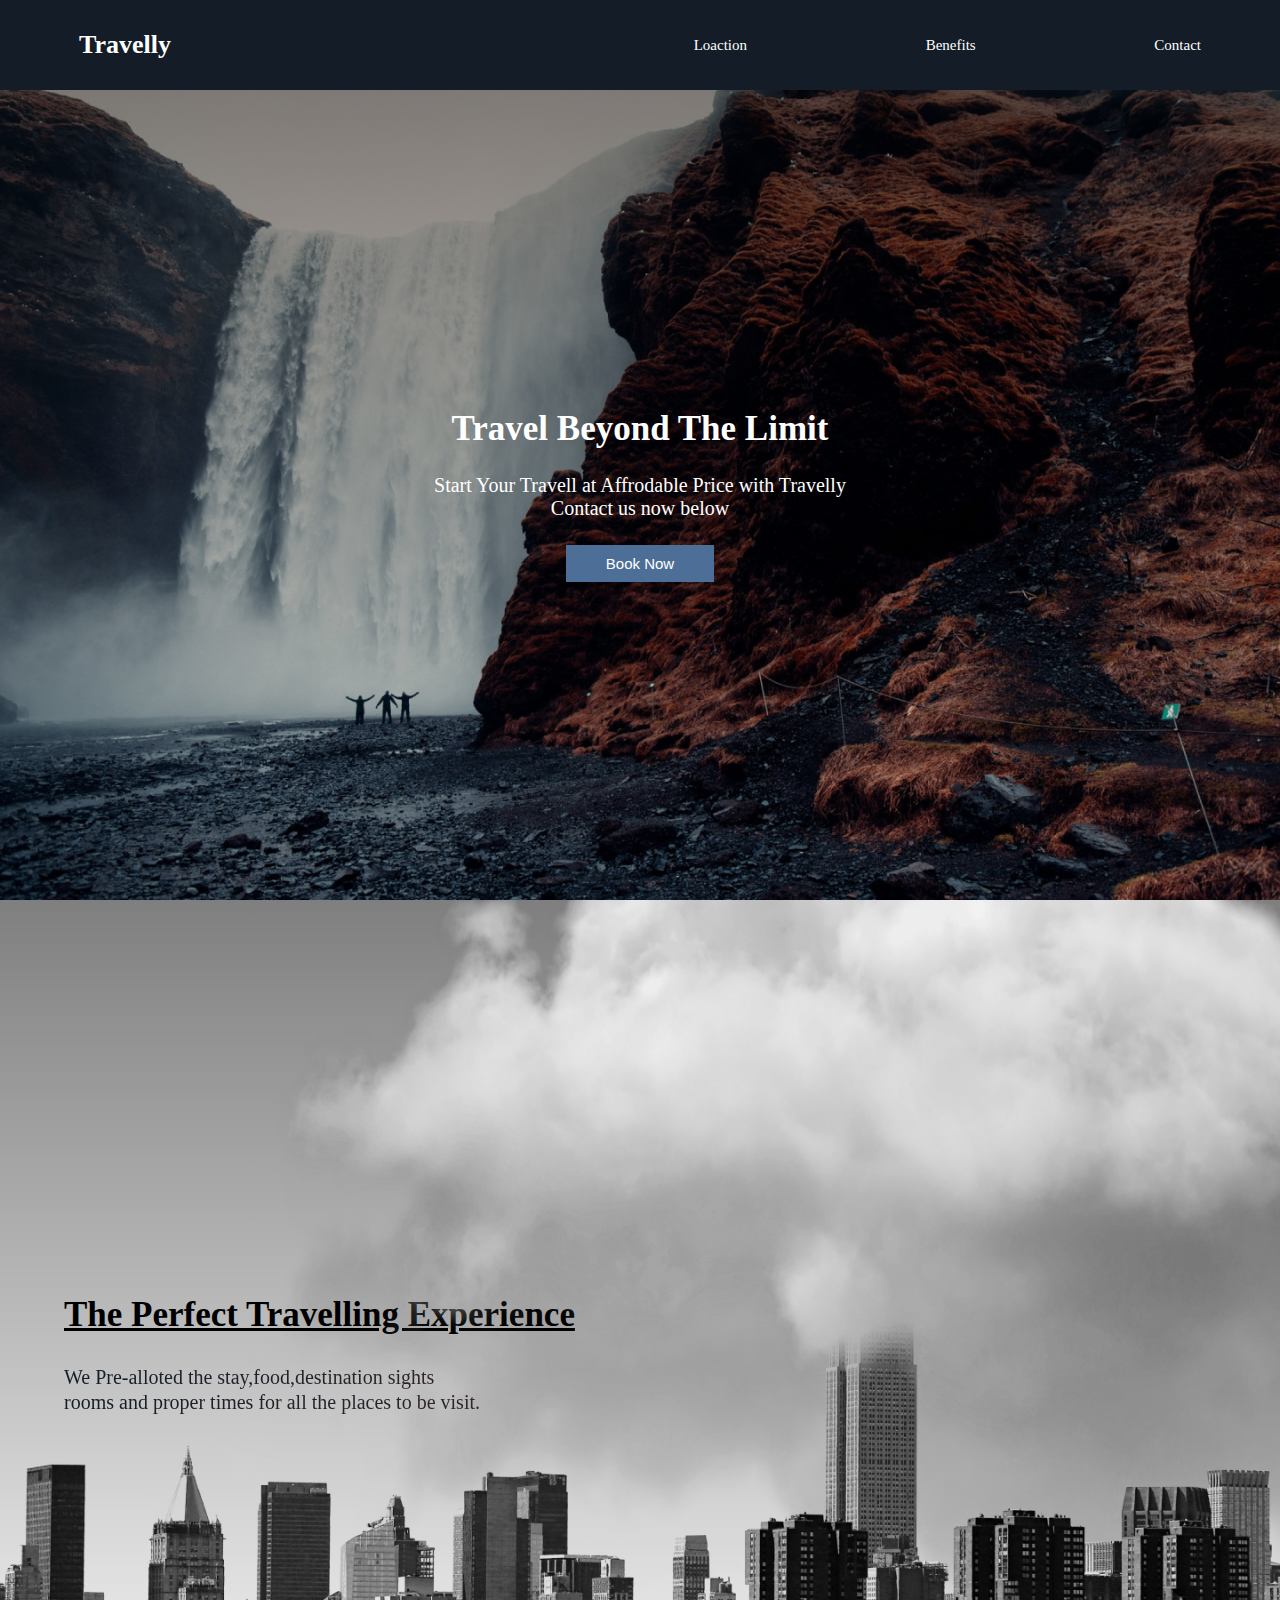
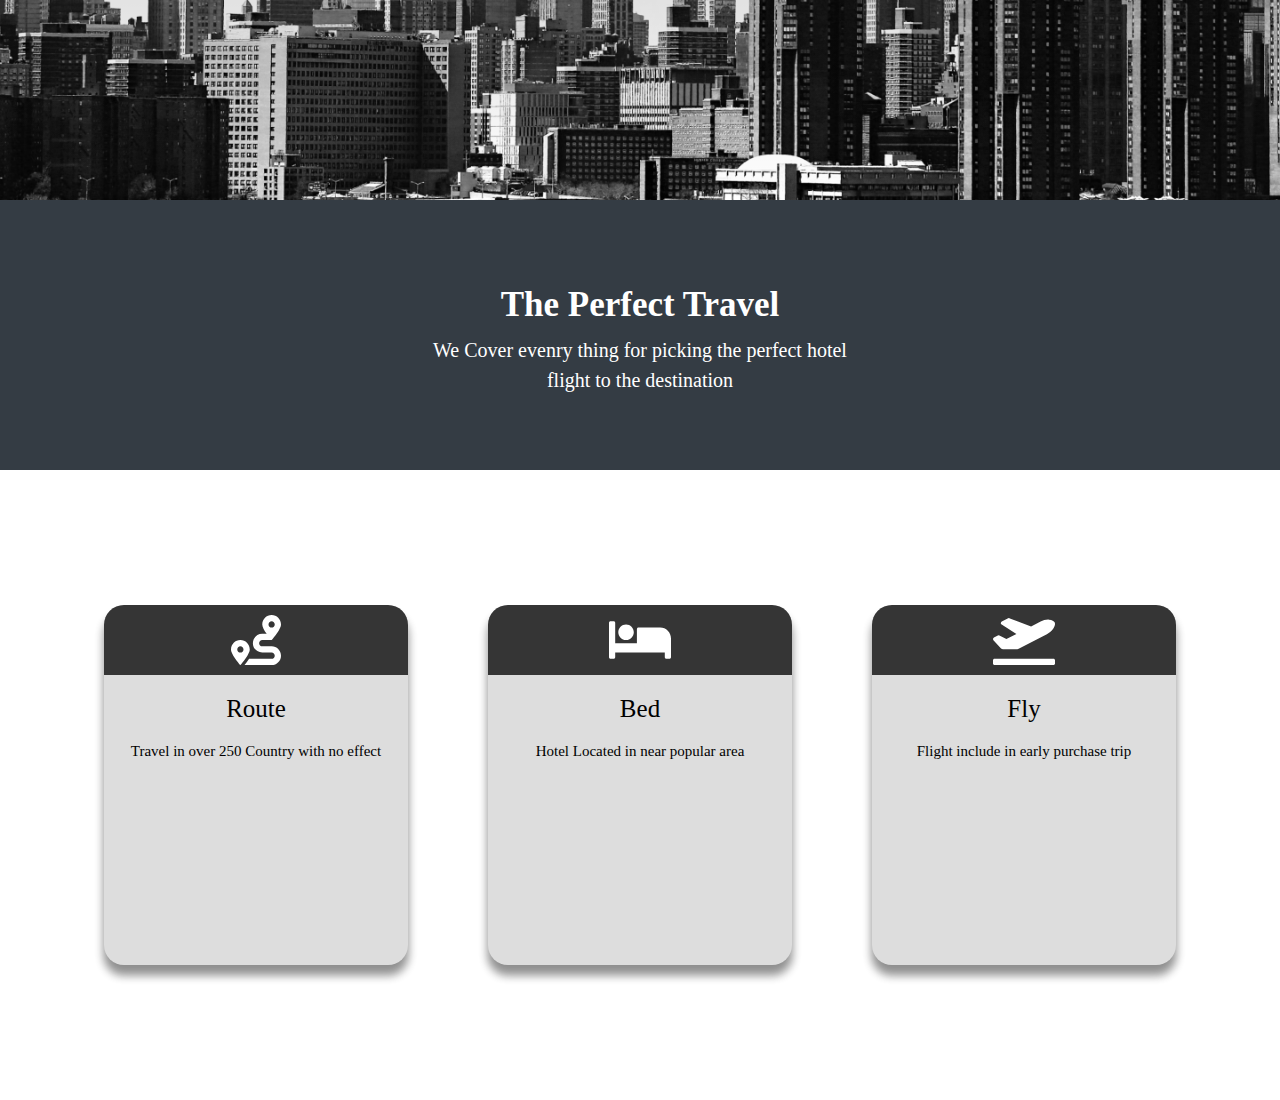
<file: index.html>
<!DOCTYPE html>
<html>
<head>
	<title>Travelly | Agency</title>
	<link rel="stylesheet" href="style.css" />
	<link rel="icon" href="icons/airplane.svg">
</head>
<body>
	<header class="main-head">
		<nav>
			<h1 id="logo">Travelly</h1>
			<ul>
				<li><a href="#loaction">Loaction</a></li>
				<li><a href="#benefits">Benefits</a></li>
				<li><a href="#contact">Contact</a></li>
			</ul>
		</nav>
	</header>
    <section class="hero">
    	<h2>Travel Beyond The Limit</h2>
    	<h3>Start Your Travell at Affrodable Price with Travelly <br /> Contact us now below</h3>
    	<button>Book Now</button>
    </section>
    <section id="location">
    	<header class="location-head">
    		<h2>The Perfect Travelling Experience</h2>
    		<h3>We Pre-alloted the stay,food,destination sights<br/> rooms and proper times for all the places to be visit.</h3>
    		<img src="img/cloud.png" class="animate-cloud-1 cloud" width="90%" height="90%"/>
    		<img src="img/cloud.png" class="animate-cloud-2 cloud" width="90%" height="90%" />
    	</header>
    </section>
    <section class="benefits">
    	<header class="benefits-head">
    		<h2>The Perfect Travel</h2>
    		<h3>We Cover evenry thing for picking the perfect hotel <br/> flight to the destination</h3>
    	</header>
    	<div class="cards">
    		<div class="card">
    			<div class="img-container">
    				<img src="icons/route-solid.svg" class="icon" />
    			</div>
    			<h4>Route</h4>
    			<p>Travel in over 250 Country with no effect</p>
    		</div>
    		<div class="card">
    			<div class="img-container">
    				<img src="icons/bed-solid.svg" class="icon" />
    			</div>
    			<h4>Bed</h4>
    			<p>Hotel Located in near popular area</p>
    		</div>
    		<div class="card">
    			<div class="img-container">
    				<img src="icons/plane-departure-solid.svg" class="icon" />
    			</div>
    			<h4>Fly</h4>
    			<p>Flight include in early purchase trip</p>
    		</div>
    	</div>
    </section>
</body>
</html>
</file>
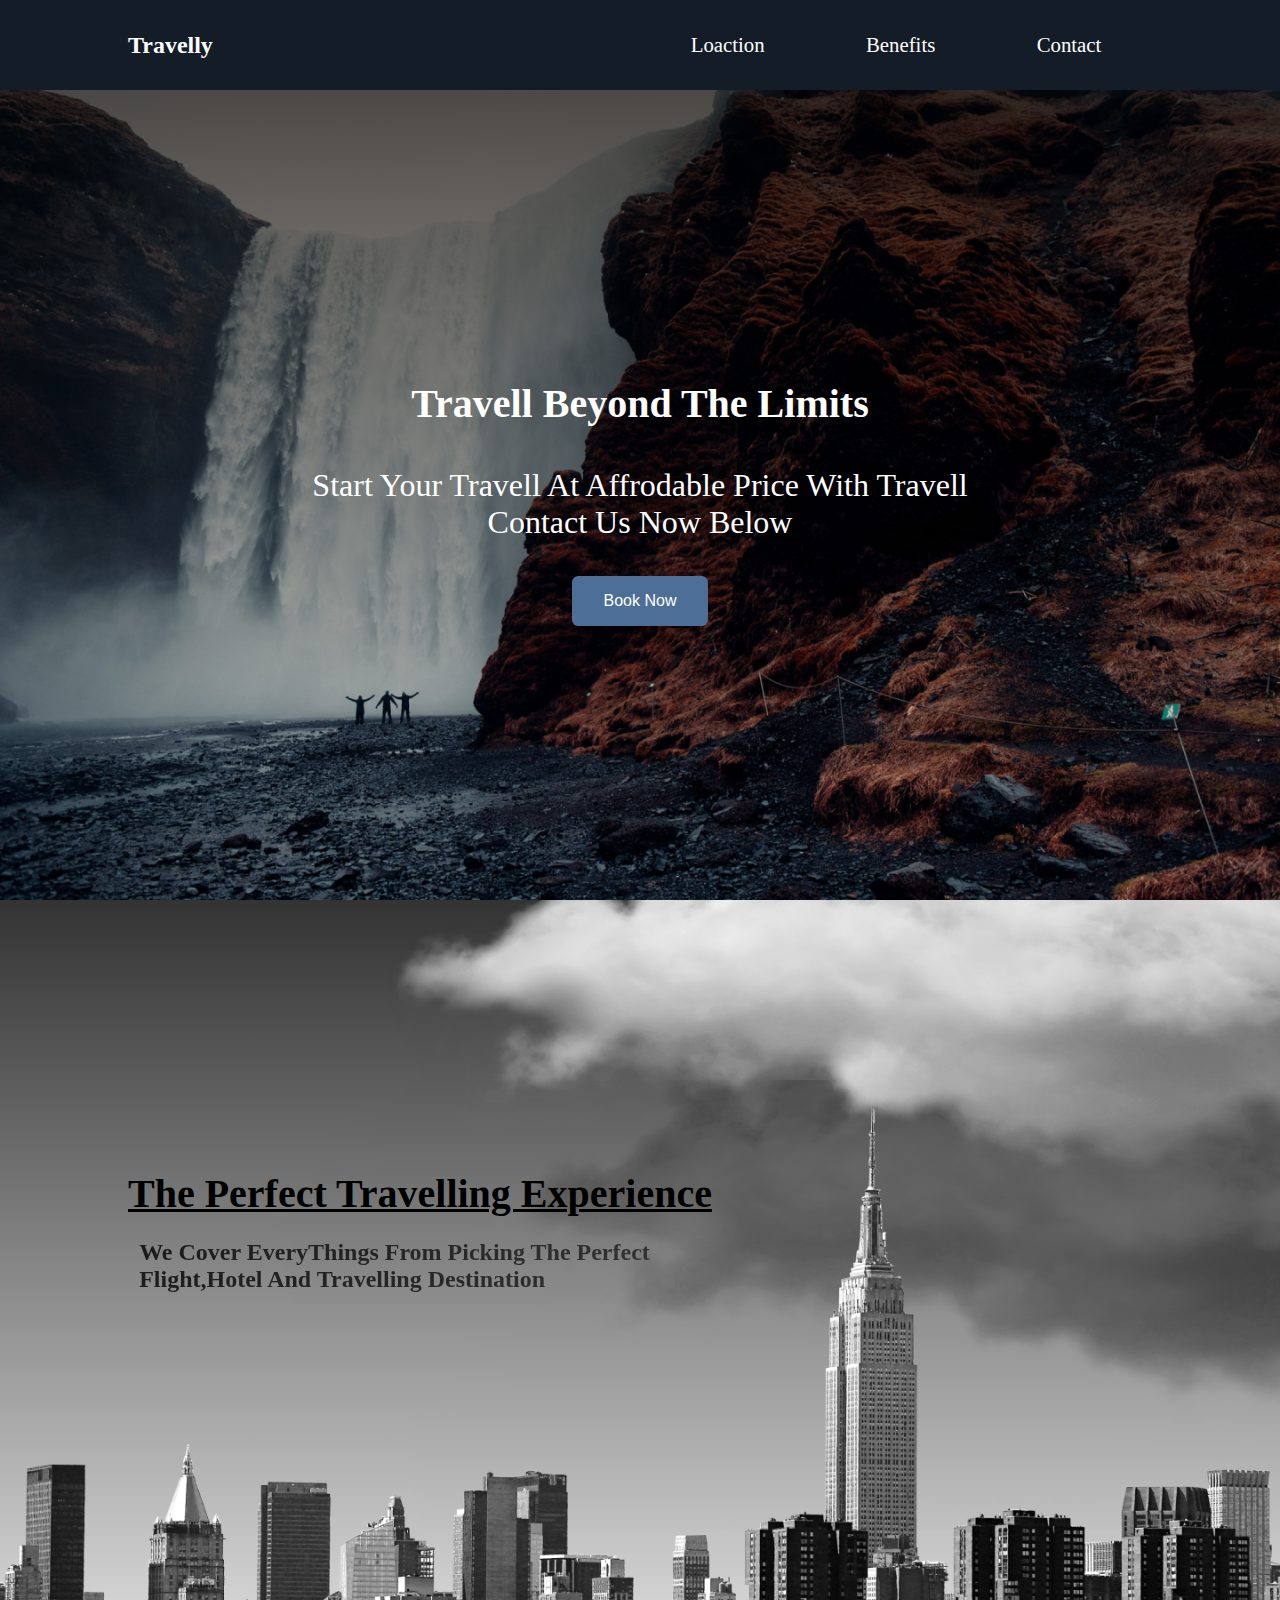
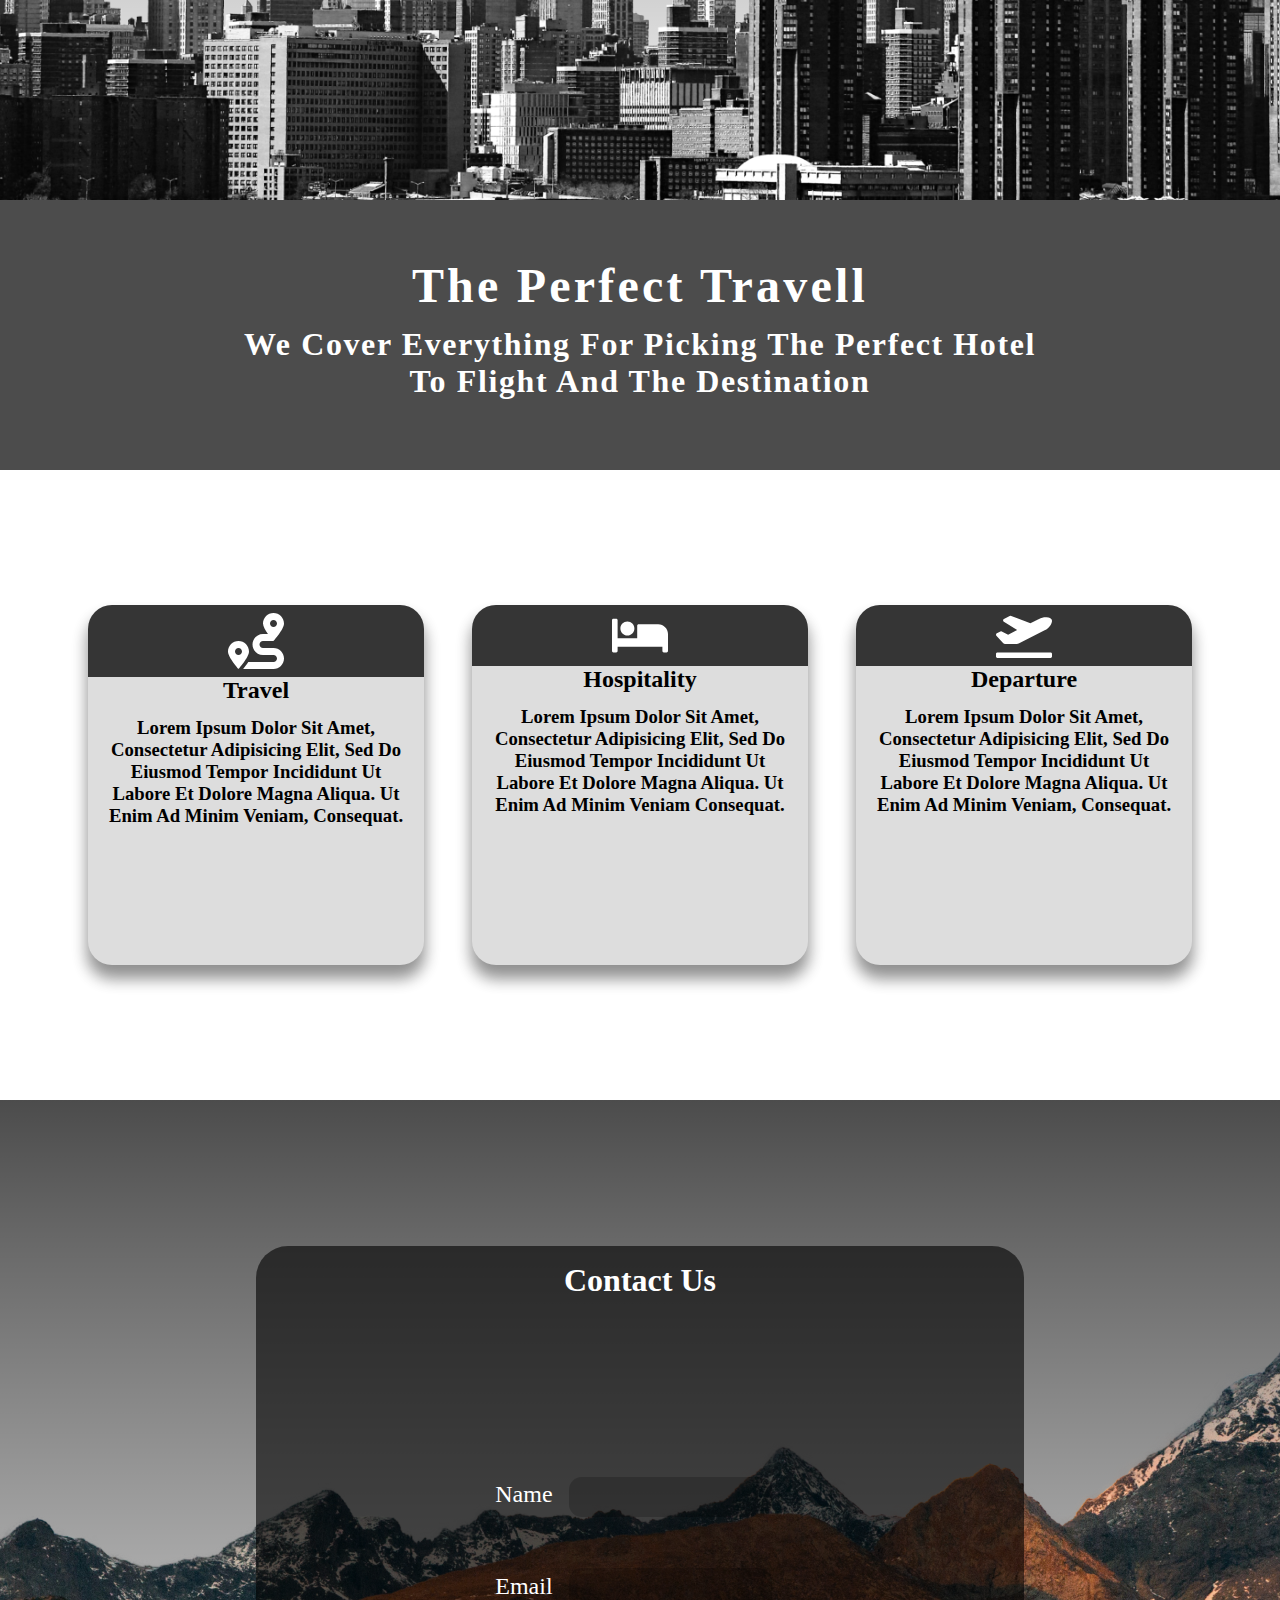
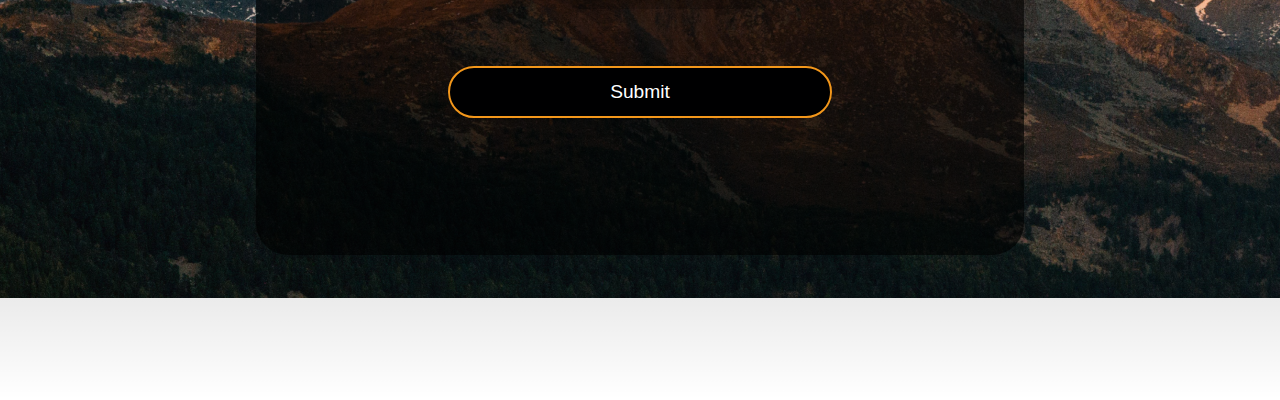
<file: Practice/index.html>
<!DOCTYPE html>
<html>
<head>
	<title>Travelly Website | Travel</title>
	<link rel="stylesheet" type="text/css" href="style.css">
	<link rel="icon" type="icon" href="icons/airplane.svg">
</head>
<body>
	<header class="class-header">
		<nav>
		 <div class="logo">
		 	<h2>Travelly</h2>
		 </div>
		 <ul>
		 	<li><a href="#">Loaction</a></li>
		 	<li><a href="#">Benefits</a></li>
		 	<li><a href="#">Contact</a></li>
		 </ul>
		</nav>
	</header>
	<section class="hero">
		<header class="class-hero">
			<h2>
			Travell beyond the limits</h2>
			<h3>start your travell at affrodable price with travell<br/>Contact us now below</h3>
			<button type="button" class="button">Book Now</button>
		</header>
	</section>
    <section class="location">
    	<header class="class-location">
    		<h2>The perfect travelling Experience</h2>
    		<h3>We cover everyThings from picking the perfect<br/> flight,hotel and travelling destination</h3>
    	</header>
    	<img src="img/cloud.png" class="cloud cloud-1" width="80%" height="50%" />
    		<img src="img/cloud.png" class="cloud cloud-2" width="80%" height="50%" />
    </section>
    <section class="benefits">
    	<header class="benefits-head">
    		<h2>The perfect Travell</h2>
    		<h3>we cover everything for picking the perfect hotel<br/> to flight and the destination</h3>
    	</header>
    	<div class="card-container">
    		<div class="card">
    			<div class="img-container">
    				<img src="icons/route-solid.svg" class="icon icons-1" />
    			</div>
    			<div class="discription">
    				<h2>Travel</h2>
    				<h3> Lorem ipsum dolor sit amet, consectetur adipisicing elit, sed do eiusmod
    				tempor incididunt ut labore et dolore magna aliqua. Ut enim ad minim veniam,
    				consequat.</h3>
    			</div>
    		</div>
    		<div class="card">
    			<div class="img-container">
    				<img src="icons/bed-solid.svg" class="icon icons-1" />
    			</div>
    			<div class="discription">
    				<h2>Hospitality</h2>
    				<h3> Lorem ipsum dolor sit amet, consectetur adipisicing elit, sed do eiusmod
    				tempor incididunt ut labore et dolore magna aliqua. Ut enim ad minim veniam
    				consequat.</h3>
    			</div>
    		</div>
    		<div class="card">
    			<div class="img-container">
    				<img src="icons/plane-departure-solid.svg" class="icon icons-2" />
    			</div>
    			<div class="discription">
    				<h2>Departure</h2>
    				<h3> Lorem ipsum dolor sit amet, consectetur adipisicing elit, sed do eiusmod
    				tempor incididunt ut labore et dolore magna aliqua. Ut enim ad minim veniam,
    				consequat.</h3>
    			</div>
    		</div>
    	</div>
    </section>
    <section class="form">
    	<div class="form-class">
    		<h2>Contact Us</h2>
    		<form>
    			<div class="input-div">
    				<label>Name</label>
    				<input type="text" required="required" class="name-field">
    			</div>
    			<div class="input-div">
    				<label>Email</label>
    				<input type="email" name="email" required="required" class="email-field">
    			</div>
    			<button type="button" class="button-1">Submit</button>
    		</form>
    	</div>
    </section>
</body>
</html>
</file>
<file: style.css>
*{
	margin: 0;
	padding:0;
	box-sizing: border-box;
}
html{
	font-size: 62.5%;
}
h1{
	font-size: 2.6rem;
}
body{
	font-family: verdana;
}
button{
	padding: 1rem 4rem;
	border: none;
	background-color: #4c6e97;
	cursor: pointer;
	color: #fff;
	font-size: 1.7rem;
	transition: background 1s ease;
}
button:hover{
	background-color: #3b5d86;
}
li,button,label,input,p{
	font-size: 1.5rem;
}
h2{
	font-size: 3.5rem;
}
h3{
	font-size: 2rem;
	font-weight: lighter;
}
a{
	text-decoration: none;
	color:white;
}

/* Nav with Hero Section */
.main-head{
	background-color: #131c27;
	color:white;
	
}
nav{
	width: 90%;
	margin: auto;
	display: flex;
	min-height: 10vh;
	align-items: center;
	padding:1.5rem;
	flex-wrap: wrap;
}
#logo{
	flex: 2 1 40rem;
	font-family: Old English Text MT;
	/*text-shadow: .2rem .6rem .7rem rgba(255,255,255,0.7);*/
}
nav ul{
	display: flex;
	flex: 1 1 40rem;
	justify-content: space-between;
	align-items: center;
	list-style: none;
}
.hero{
	min-height: 90vh;
	background: linear-gradient(to bottom , rgba(0,0,0,0.5) , transparent),url('img/landing-page.jpg');
	background-repeat: no-repeat;
	color:#fff;
	background-size: cover;
	background-position: center;
	display: flex;
	justify-content: center;
	align-items: center;
	flex-direction: column;
	text-align: center;
}
.hero h2{
	font-weight: 600;
}
.hero h3{
	padding:2.5rem;
	font-weight: lighter;
}


#location{
	min-height: 100vh;
	background: linear-gradient(rgba(0,0,0,0.5),transparent),url('img/new-york-page.png');
	background-position: center;
	background-size: cover;
	display: flex;
	align-items: center;
	position: relative;
	overflow: hidden;
}
.location-head{
	width: 90%;
	margin: auto;
}
.location-head h2{
	padding:2rem 0;
	text-decoration: underline;
	text-decoration-thickness:0.3rem;
}
.location-head h3{
	padding: 1rem 0;
	background:linear-gradient(to right,#131c27,#663b34);
	line-height: 2.5rem;
	background-clip: text;
	-webkit-text-fill-color:transparent;
}
.cloud{
	position: absolute;
	top:0;
	right: 0;
}
.animate-cloud-1{
 animation: 3s cloudAnimation ease alternate infinite;
}
.animate-cloud-2{
	top:20%;
	opacity: 0.5;
	animation: 2.5s cloudAnimation ease alternate infinite;
	z-index: -1;
}
.benefits-head{
	min-height: 30vh;
	background-color: #343c44;
	color: #fff;
	display: flex;
	justify-content: center;
	align-items: center;
	flex-direction: column;
	text-align: center;
}
.benefits-head h2 {
	padding:1rem 0rem;
}
.benefits-head h3{
	line-height: 3rem;
	font-weight: 400;
}
.cards{
	width: 90%;
	margin: auto;
	display: flex;
	min-height: 70vh;
	justify-content: space-between;
	align-items: center;
	flex-wrap: wrap;
}
.card{
	flex: 1 1 25rem;
	background-color: #ddd;
	min-height: 40vh;
	margin: 3rem 4rem;
	box-shadow: 0px 10px 10px rgba(0,0,0,0.2),0px 10px 10px rgba(0,0,0,0.3);
	border-radius: 2rem;
	transition: all 0.5s ease;
}
.card:hover{
	animation: 1s scales ease forwards;
}
.img-container{
	background-color: #353535;
	display: flex;
	justify-content: center;
	align-items: center;
	padding: 1rem;
	border-top-right-radius: 2rem;
	border-top-left-radius: 2rem;
}
.card h4{
	font-size: 2.5rem;
	font-weight: 400;
	text-align: center;
	padding: 2rem 0;
}
.card p{
	text-align: center;
}
.icon{
	height:50px;
}
@keyframes scales{
	0%{
		transform: scale(1);
	}
	100%{
		transform: scale(1.1);
	}
}

@keyframes cloudAnimation{
	0%{
		transform: translate(10%,-10%);
	}
	100%{
		transform: translate(0%,0%);
	}
}
@media screen and (max-width:939px ){
	html{
		font-size: 45%;
	}
	nav{
		text-align: center;
	}
	#logo{
		padding:1rem;
	}
	.cloud{
		pointer-events: none;
	}
	.animate-cloud-1{
		height: 30rem;
		z-index: -1;
	}
	.animate-cloud-2{
		height: 30rem;
		z-index: -2;
	}
	.location-head h3{
		background: rgba(19,28,39,0.5);
		-webkit-text-fill-color:#fff;
	}

}
</file>
<file: Practice/style.css>
*{
	margin:0;
	padding:0;
	box-sizing: border-box;
	list-style-type: none;
	text-decoration: none;
	text-transform: capitalize;
}

.class-header{
	background-color: #131c27;	
	color: #fff;
	position: sticky;
	top:0;
	z-index: 10;
}
h2{
	font-family: verdana;
}
nav{
	display: flex;
	width: 80%;
	min-height: 10vh;
	margin: auto;
	align-items: center;
	flex-wrap: wrap;
}
.logo{
	flex:1 1 30rem;
}
.logo{
   font-size: 1rem;
   font-family: old english text mt;
   font-weight: 400;
}
nav ul{
	flex: 1 1 30rem;
}
nav ul {
	display: flex;
	justify-content: space-around;
}
nav ul li a{
	color:#fff;
	font-weight: 400;
	font-size: 1.3rem;
	font-family: calibri;
	transition: color 0.5s ease-in-out;
}
nav ul li a:hover{
	color: #f3971b;
}
.class-hero{
	min-height: 90vh;
	background:linear-gradient(to bottom ,rgba(0,0,0,.7),transparent), url('img/landing-page.jpg');
	background-position: center;
	background-size: cover;
	display: flex;
	justify-content: center;
	align-items: center;
	flex-direction: column;
	text-align: center;
	padding:1.5rem;
}
.class-hero h2,h3{
	font-family: calibri;
}
.class-hero h2{
	font-size: 2.5rem;
	color:#fff;
	padding:1rem;
	font-weight: bold;
}
.class-hero h3{
	font-size: 2rem;
	padding:1.5rem;
	color:#fff;
	margin-bottom: .7rem;
	font-weight: 400;
}
.button{
	padding:1rem 2rem;
	border:none;
	border-radius: .4rem;
	font-size: 1rem;
	outline: none;
	cursor: pointer;
	transition: background-color 1s ease;
	background-color: #4c6e97;
	color: #fff;
}
.button:hover{
   background-color: #3b5e86;
}
.location{
	background: url('img/new-york-page.png'), linear-gradient(to bottom ,rgba(0,0,0,0.8), transparent);
	min-height: 100vh;
	background-size: cover;
	background-position: center;
	background-repeat: no-repeat;
	position: relative;
	overflow: hidden;
}
.class-location{
	position: absolute;
	left: 10%;
	top:30%;
}
.location .class-location h3{
  color:black;
  font-size: 2rem;

}
.class-location h2{
	font-size: 2.5rem;
	 text-decoration: underline;
	 font-family: calibri;
	 text-decoration-thickness:.2rem;
}
.location .class-location h3{
	font-size: 1.5rem;
	padding:.7rem;
	background:linear-gradient(to right ,rgba(0,0,0,0.8), #353535);
	background-clip: text;
	-webkit-text-fill-color:transparent;
	margin-top: .7rem;
}
.cloud{
	position: absolute;
	top:0;
	right:0;
}
.cloud-1{
	animation: cloudsMove ease-in-out alternate infinite 1.5s;
	transform: translateY(-10%);
}
.cloud-2{
	top:20%;
	right: -10%;
	z-index: -1;
	animation: cloudsMove ease alternate infinite 2s;
}
.benefits{
	min-height: 100vh;
}
.benefits-head{
	min-height: 30vh;
	background-color: rgba(0,0,0,0.7);
	color: #fff;
	display: flex;
	justify-content: center;
	align-items: center;
	flex-direction: column;
	text-align: center;
	padding:1rem;
}
.benefits-head h2{
	font-size: 3rem;
	letter-spacing: .2rem;
	font-family: calibri;
}
.benefits-head h3{
	padding: .8rem;
	letter-spacing: .1rem;
	font-size: 2rem;
}
.icon{
	max-width: 3.5rem;
	max-height: 3.5rem;
}
.card-container{
	display: flex;
	min-height: 70vh;
	justify-content: center;
	align-items: center;
	flex-wrap: wrap;
	width: 90%;
	margin: auto;
}
.img-container{
	background-color: #353535;
	display: flex;
	justify-content: center;
	align-items: center;
	padding: .5rem;
	border-top-left-radius: 1.5rem;
	border-top-right-radius: 1.5rem;
}
.card{
	background-color: #ddd;
	min-height: 40vh;
	margin: 1.5rem;
	border-radius: 1.5rem;
	flex: 1 1 300px;
	box-shadow: 0rem .8rem 1rem rgba(0,0,0,0.2),0rem .8rem 1rem rgba(0,0,0,0.3);
}
.discription{
	display: flex;
	flex-direction: column;
	justify-content: center;
	align-items: center;
}
.discription h2{
	text-align: center;
}
.discription h3{
	text-align: center;
	padding: .8rem;
}
.form{
	min-height: 100vh;
	background: url('img/contact-mountain.png'),linear-gradient(rgba(0,0,0,0.7),transparent);
	display: flex;
	align-items: center;
	justify-content: center;
	flex-direction: column;
}
.form-class{
	background-color: rgba(0,0,0,0.6);
	width: 60%;
	margin: auto;
	min-height: 60vh;
	border-radius: 2rem;
}
.form-class h2{
	font-size: 2rem;
	padding:1rem;
	text-align: center;
	color: #fff;
}
.form-class form{
	width: 100%;
	min-height: 60vh;
	display: flex;
	flex-direction: column;
	justify-content: center;
	align-items: center;
}
.input-div{
	margin: .8rem;
	color: #fff;
}
.name-field,.email-field{
	margin: .8rem;
	padding:.8rem;
    border:none;
    border-radius: .8rem;
    background: rgba(0,0,0,0.2);
    color:#fff;
    outline: none;

}
.button-1{
	width: 50%;
	margin-top: 2rem;
	padding:.8rem;
	background-color: rgba(0,0,0.8);
	color: #fff;
	transition: 0.5s background-color ease-in-out;
	border:none;outline: none;
	cursor: pointer;
	border-radius: 2rem;
	font-size: 1.2rem;
	border:2px solid #f3971b;

}
.button-1:hover{
	background-color: #f3971b;
	color: #000;
	border:2px solid #fff;
}
.input-div label{
	font-size: 1.5rem;
	font-family: calibri;
}
@keyframes scale{
	from{
		transform: scale(1.2);
	}
	to{
		transform: scale(1);
	}
}
@keyframes cloudsMove{
	from{
		transform: translateX(5%);
	}
	to{
		transform: translateX(10%);
	}
}
@media screen and (max-width: 1000px){
	.logo{
		text-align: center;
		padding: 1rem;
	}
	html{
		font-size: 50%;
	}
	.cloud{
		z-index: -1;
		opacity: 0.8;
	}
	.name-field,.email-field{
		width: 100%;
	}
}
</file>
